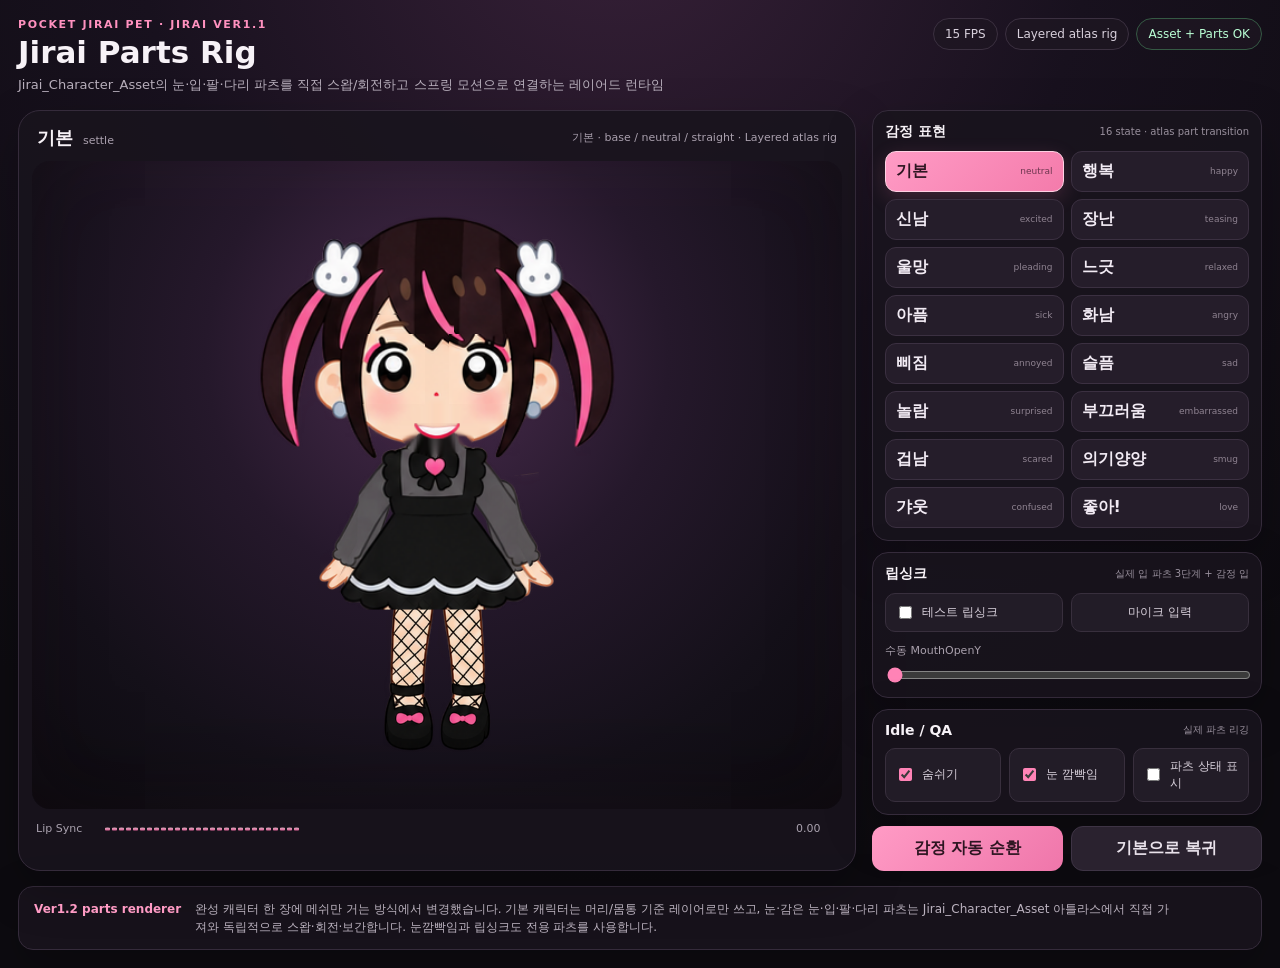
<file: Jirai_Ver1.1/index.html>
<!doctype html>
<html lang="ko">
<head><meta charset="utf-8"><meta name="viewport" content="width=device-width,initial-scale=1,viewport-fit=cover"><meta name="theme-color" content="#120f18"><title>Pocket Jirai Pet · Jirai Ver1.1 Parts Rig</title><link rel="stylesheet" href="styles.css"></head>
<body><main class="app-shell"><header class="topbar"><div><div class="eyebrow">POCKET JIRAI PET · JIRAI VER1.1</div><h1>Jirai Parts Rig</h1><p>Jirai_Character_Asset의 눈·입·팔·다리 파츠를 직접 스왑/회전하고 스프링 모션으로 연결하는 레이어드 런타임</p></div><div class="chips"><span id="fpsChip">-- FPS</span><span id="rendererChip">Renderer --</span><span id="assetChip">Asset loading</span></div></header>
<section class="workspace"><section class="stage-card"><div class="stage-head"><div><strong id="emotionLabel">기본</strong><span id="motionLabel">settle</span></div><small id="statusText">로딩 중</small></div><div id="stageWrap" class="stage-wrap"><canvas id="rigCanvas" aria-label="Jirai character"></canvas><canvas id="fxCanvas" aria-hidden="true"></canvas><div class="stage-vignette"></div></div><div class="mouth-meter"><span>Lip Sync</span><div id="wave" class="wave"></div><output id="mouthValue">0.00</output></div></section>
<aside class="controls"><section class="panel emotion-panel"><div class="section-title"><strong>감정 표현</strong><span>16 state · atlas part transition</span></div><div id="emotionGrid" class="emotion-grid"></div></section><section class="panel"><div class="section-title"><strong>립싱크</strong><span>실제 입 파츠 3단계 + 감정 입</span></div><div class="toggle-grid"><label><input id="lipTest" type="checkbox"> 테스트 립싱크</label><button id="micBtn" type="button" class="mini">마이크 입력</button></div><label class="range-row"><span>수동 MouthOpenY</span><input id="mouthSlider" type="range" min="0" max="1" step="0.01" value="0"></label></section><section class="panel"><div class="section-title"><strong>Idle / QA</strong><span>실제 파츠 리깅</span></div><div class="toggle-grid checks"><label><input id="breathToggle" type="checkbox" checked> 숨쉬기</label><label><input id="blinkToggle" type="checkbox" checked> 눈 깜빡임</label><label><input id="meshToggle" type="checkbox"> 파츠 상태 표시</label></div></section><section class="actions"><button id="autoCycleBtn" type="button">감정 자동 순환</button><button id="neutralBtn" type="button" class="secondary">기본으로 복귀</button></section></aside></section>
<section class="tech-note"><strong>Ver1.2 parts renderer</strong><span>완성 캐릭터 한 장에 메쉬만 거는 방식에서 변경했습니다. 기본 캐릭터는 머리/몸통 기준 레이어로만 쓰고, 눈·감은 눈·입·팔·다리 파츠는 Jirai_Character_Asset 아틀라스에서 직접 가져와 독립적으로 스왑·회전·보간합니다. 눈깜빡임과 립싱크도 전용 파츠를 사용합니다.</span></section></main><script src="src/rig-engine.js"></script><script src="src/app.js"></script></body></html>
</file>
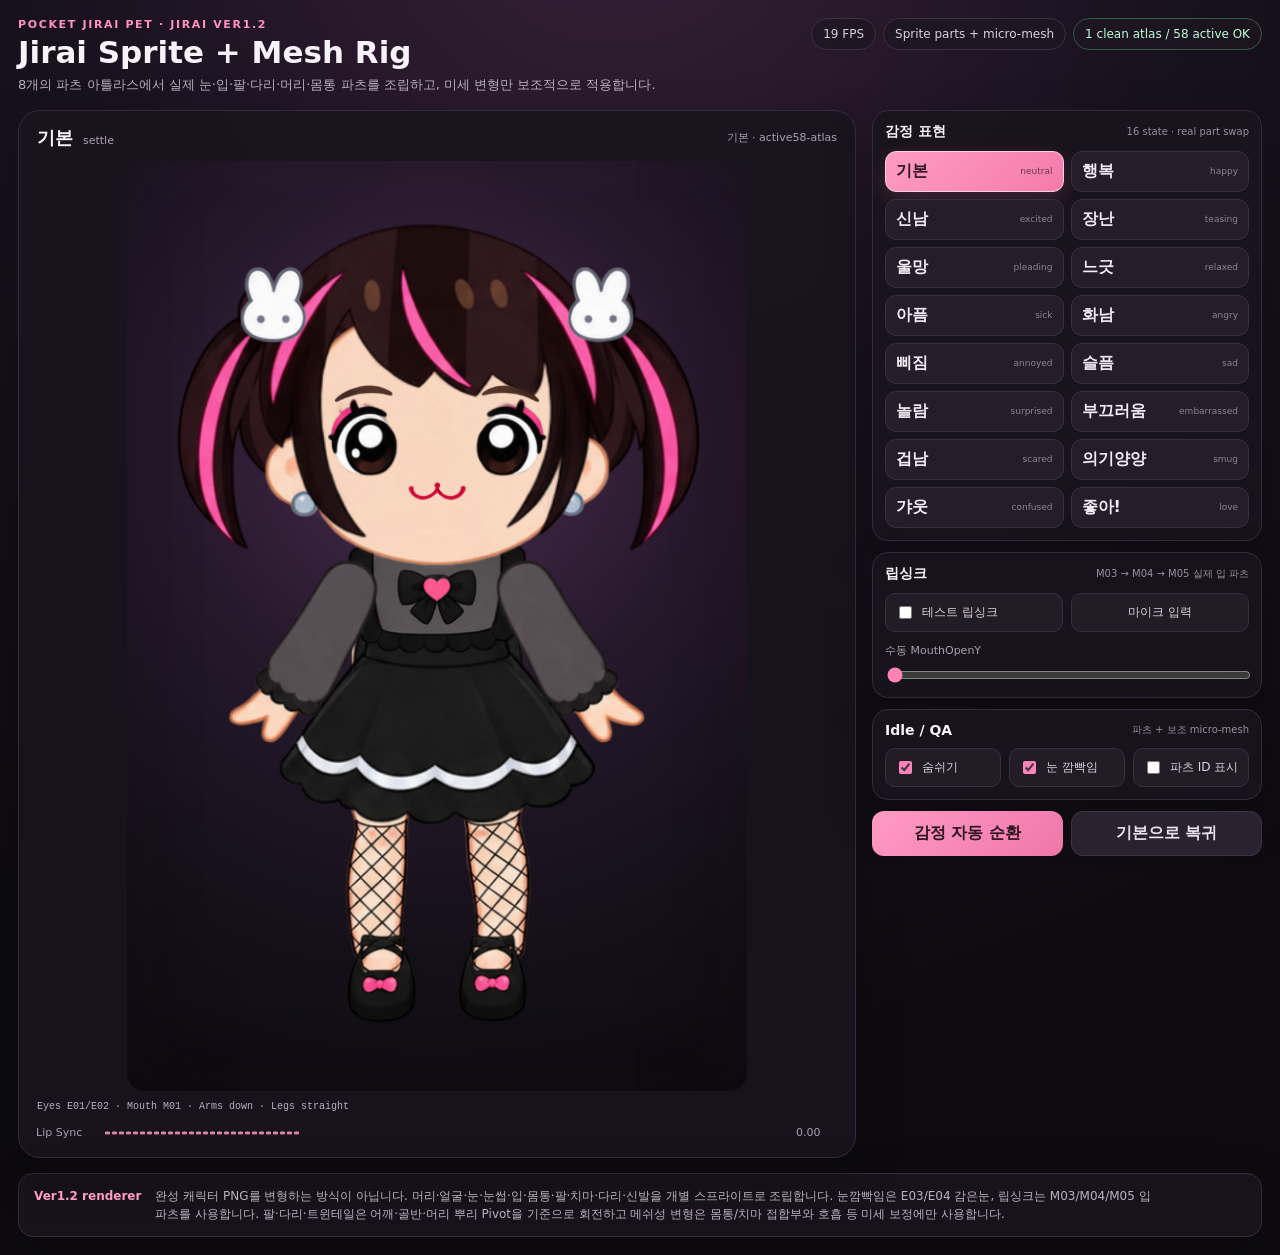
<file: Jirai_Ver1.2/index.html>
<!doctype html>
<html lang="ko">
<head>
<meta charset="utf-8">
<meta name="viewport" content="width=device-width,initial-scale=1,viewport-fit=cover">
<meta name="theme-color" content="#120f18">
<title>Pocket Jirai Pet · Jirai Ver1.2 Parts Rig</title>
<link rel="stylesheet" href="styles.css">
</head>
<body>
<main class="app-shell">
<header class="topbar">
  <div><div class="eyebrow">POCKET JIRAI PET · JIRAI VER1.2</div><h1>Jirai Sprite + Mesh Rig</h1><p>8개의 파츠 아틀라스에서 실제 눈·입·팔·다리·머리·몸통 파츠를 조립하고, 미세 변형만 보조적으로 적용합니다.</p></div>
  <div class="chips"><span id="fpsChip">-- FPS</span><span id="rendererChip">Renderer --</span><span id="assetChip">Asset loading</span></div>
</header>
<section class="workspace">
  <section class="stage-card">
    <div class="stage-head"><div><strong id="emotionLabel">기본</strong><span id="motionLabel">settle</span></div><small id="statusText">로딩 중</small></div>
    <div id="stageWrap" class="stage-wrap"><canvas id="rigCanvas" aria-label="Jirai character"></canvas><canvas id="fxCanvas" aria-hidden="true"></canvas><div class="stage-vignette"></div></div>
    <div class="parts-now" id="partsNow">Eyes - · Mouth - · Arms - · Legs -</div>
    <div class="mouth-meter"><span>Lip Sync</span><div id="wave" class="wave"></div><output id="mouthValue">0.00</output></div>
  </section>
  <aside class="controls">
    <section class="panel emotion-panel"><div class="section-title"><strong>감정 표현</strong><span>16 state · real part swap</span></div><div id="emotionGrid" class="emotion-grid"></div></section>
    <section class="panel"><div class="section-title"><strong>립싱크</strong><span>M03 → M04 → M05 실제 입 파츠</span></div><div class="toggle-grid"><label><input id="lipTest" type="checkbox"> 테스트 립싱크</label><button id="micBtn" type="button" class="mini">마이크 입력</button></div><label class="range-row"><span>수동 MouthOpenY</span><input id="mouthSlider" type="range" min="0" max="1" step="0.01" value="0"></label></section>
    <section class="panel"><div class="section-title"><strong>Idle / QA</strong><span>파츠 + 보조 micro-mesh</span></div><div class="toggle-grid checks"><label><input id="breathToggle" type="checkbox" checked> 숨쉬기</label><label><input id="blinkToggle" type="checkbox" checked> 눈 깜빡임</label><label><input id="meshToggle" type="checkbox"> 파츠 ID 표시</label></div></section>
    <section class="actions"><button id="autoCycleBtn" type="button">감정 자동 순환</button><button id="neutralBtn" type="button" class="secondary">기본으로 복귀</button></section>
  </aside>
</section>
<section class="tech-note"><strong>Ver1.2 renderer</strong><span>완성 캐릭터 PNG를 변형하는 방식이 아닙니다. 머리·얼굴·눈·눈썹·입·몸통·팔·치마·다리·신발을 개별 스프라이트로 조립합니다. 눈깜빡임은 E03/E04 감은눈, 립싱크는 M03/M04/M05 입 파츠를 사용합니다. 팔·다리·트윈테일은 어깨·골반·머리 뿌리 Pivot을 기준으로 회전하고 메쉬성 변형은 몸통/치마 접합부와 호흡 등 미세 보정에만 사용합니다.</span></section>
</main>
<script src="src/rig-engine.js"></script>
<script src="src/part-cleanup.js"></script>
<script src="src/pivot-motion.js"></script>
<script src="src/app.js"></script>
</body></html>
</file>
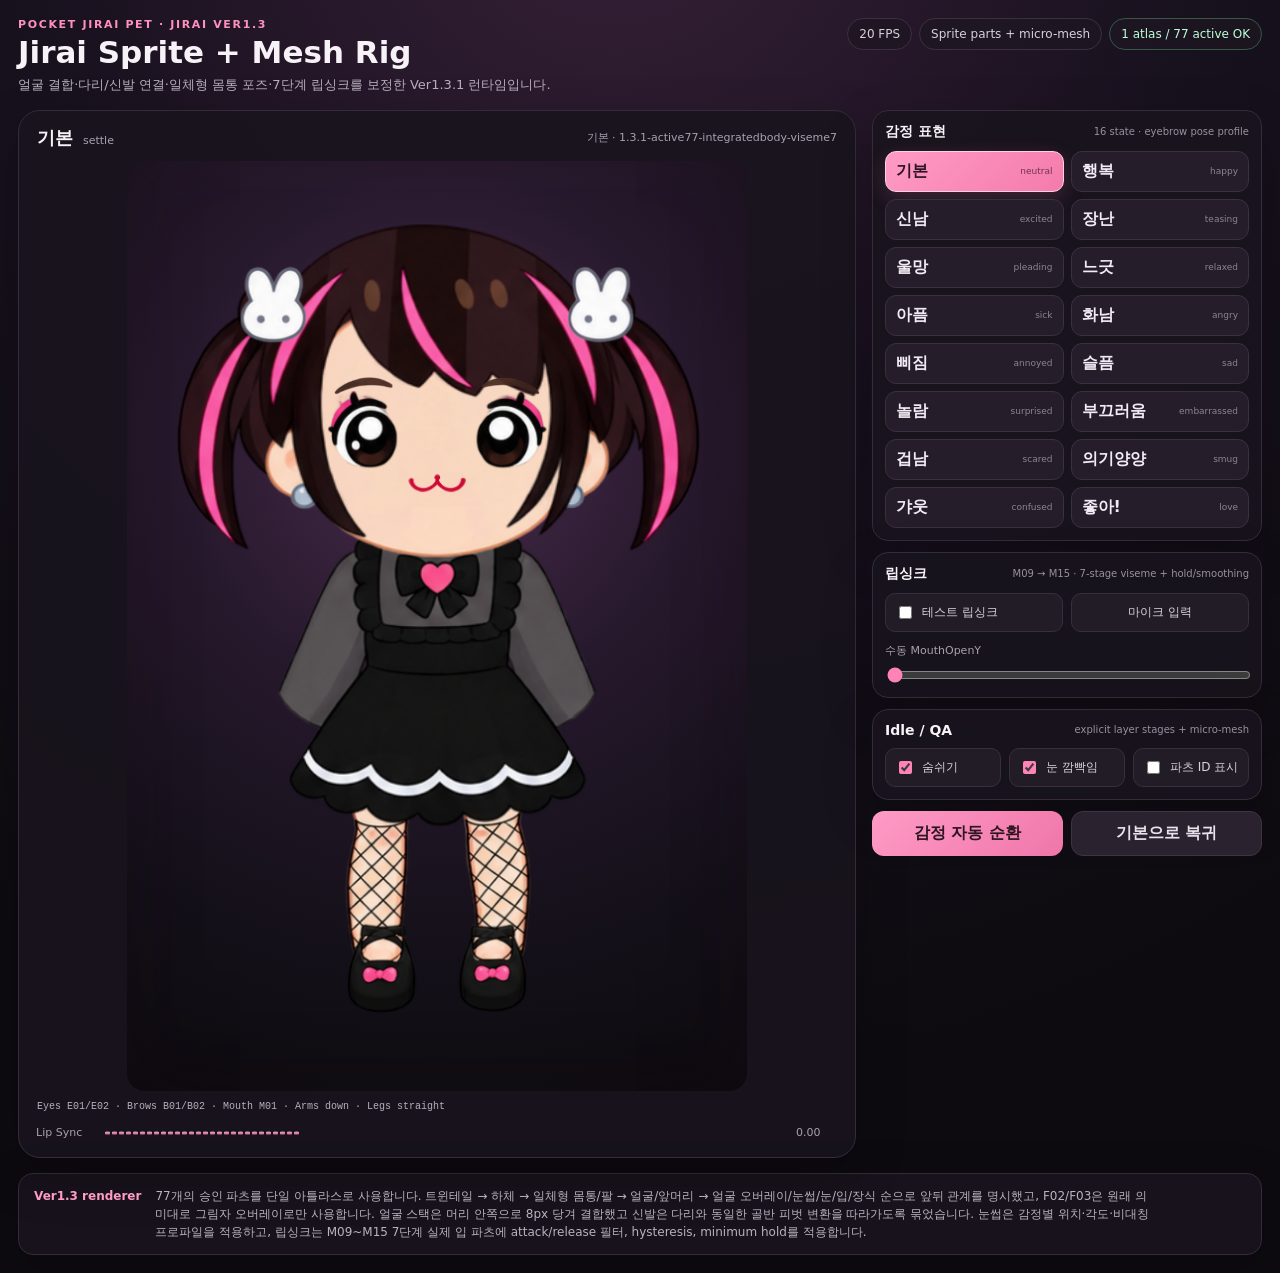
<file: Jirai_Ver1.3/index.html>
<!doctype html>
<html lang="ko">
<head>
<meta charset="utf-8">
<meta name="viewport" content="width=device-width,initial-scale=1,viewport-fit=cover">
<meta name="theme-color" content="#120f18">
<title>Pocket Jirai Pet · Jirai Ver1.3 Parts Rig</title>
<link rel="stylesheet" href="styles.css">
</head>
<body>
<main class="app-shell">
<header class="topbar">
  <div><div class="eyebrow">POCKET JIRAI PET · JIRAI VER1.3</div><h1>Jirai Sprite + Mesh Rig</h1><p>얼굴 결합·다리/신발 연결·일체형 몸통 포즈·7단계 립싱크를 보정한 Ver1.3.1 런타임입니다.</p></div>
  <div class="chips"><span id="fpsChip">-- FPS</span><span id="rendererChip">Renderer --</span><span id="assetChip">Asset loading</span></div>
</header>
<section class="workspace">
  <section class="stage-card">
    <div class="stage-head"><div><strong id="emotionLabel">기본</strong><span id="motionLabel">settle</span></div><small id="statusText">로딩 중</small></div>
    <div id="stageWrap" class="stage-wrap"><canvas id="rigCanvas" aria-label="Jirai character"></canvas><canvas id="fxCanvas" aria-hidden="true"></canvas><div class="stage-vignette"></div></div>
    <div class="parts-now" id="partsNow">Eyes - · Brows - · Mouth - · Arms - · Legs -</div>
    <div class="mouth-meter"><span>Lip Sync</span><div id="wave" class="wave"></div><output id="mouthValue">0.00</output></div>
  </section>
  <aside class="controls">
    <section class="panel emotion-panel"><div class="section-title"><strong>감정 표현</strong><span>16 state · eyebrow pose profile</span></div><div id="emotionGrid" class="emotion-grid"></div></section>
    <section class="panel"><div class="section-title"><strong>립싱크</strong><span>M09 → M15 · 7-stage viseme + hold/smoothing</span></div><div class="toggle-grid"><label><input id="lipTest" type="checkbox"> 테스트 립싱크</label><button id="micBtn" type="button" class="mini">마이크 입력</button></div><label class="range-row"><span>수동 MouthOpenY</span><input id="mouthSlider" type="range" min="0" max="1" step="0.01" value="0"></label></section>
    <section class="panel"><div class="section-title"><strong>Idle / QA</strong><span>explicit layer stages + micro-mesh</span></div><div class="toggle-grid checks"><label><input id="breathToggle" type="checkbox" checked> 숨쉬기</label><label><input id="blinkToggle" type="checkbox" checked> 눈 깜빡임</label><label><input id="meshToggle" type="checkbox"> 파츠 ID 표시</label></div></section>
    <section class="actions"><button id="autoCycleBtn" type="button">감정 자동 순환</button><button id="neutralBtn" type="button" class="secondary">기본으로 복귀</button></section>
  </aside>
</section>
<section class="tech-note"><strong>Ver1.3 renderer</strong><span>77개의 승인 파츠를 단일 아틀라스로 사용합니다. 트윈테일 → 하체 → 일체형 몸통/팔 → 얼굴/앞머리 → 얼굴 오버레이/눈썹/눈/입/장식 순으로 앞뒤 관계를 명시했고, F02/F03은 원래 의미대로 그림자 오버레이로만 사용합니다. 얼굴 스택은 머리 안쪽으로 8px 당겨 결합했고 신발은 다리와 동일한 골반 피벗 변환을 따라가도록 묶었습니다. 눈썹은 감정별 위치·각도·비대칭 프로파일을 적용하고, 립싱크는 M09~M15 7단계 실제 입 파츠에 attack/release 필터, hysteresis, minimum hold를 적용합니다.</span></section>
</main>
<script src="src/rig-engine.js"></script>
<script src="src/part-cleanup.js"></script>
<script src="src/pivot-motion.js"></script>
<script src="src/v13-runtime.js"></script>
<script src="src/v13-motion-corrections.js"></script>
<script src="src/app.js"></script>
</body></html>
</file>
<file: Jirai_Ver1.1/styles.css>
*{box-sizing:border-box}html,body{margin:0;min-height:100%;background:#100d14;color:#f7f2f7;font-family:Inter,Pretendard,system-ui,-apple-system,"Segoe UI",sans-serif}button,input{font:inherit}body{background:radial-gradient(circle at 48% -10%,#372038 0,#18111e 38%,#0d0b10 78%)}.app-shell{width:min(1280px,100%);margin:auto;padding:18px}.topbar{display:flex;align-items:flex-start;justify-content:space-between;gap:20px;margin-bottom:16px}.eyebrow{font-size:11px;letter-spacing:.15em;font-weight:900;color:#ff91bf}.topbar h1{margin:5px 0 2px;font-size:31px;line-height:1.05}.topbar p{margin:7px 0 0;color:#b9b0bd;font-size:13px}.chips{display:flex;flex-wrap:wrap;justify-content:flex-end;gap:7px}.chips span{border:1px solid #3b3040;background:rgba(30,23,34,.78);border-radius:999px;padding:8px 11px;font-size:12px;color:#d8d0dc}.chips .ok{color:#baffd5;border-color:#355944}.workspace{display:grid;grid-template-columns:minmax(0,1fr) 390px;gap:16px}.stage-card,.panel,.tech-note{background:rgba(25,20,29,.88);border:1px solid #352b3b;box-shadow:0 18px 50px rgba(0,0,0,.22)}.stage-card{padding:13px;border-radius:22px}.stage-head{display:flex;justify-content:space-between;align-items:center;padding:2px 5px 11px}.stage-head>div{display:flex;align-items:baseline;gap:10px}.stage-head strong{font-size:18px}.stage-head span,.stage-head small{font-size:11px;color:#aaa0ae}.stage-wrap{position:relative;aspect-ratio:1/1;width:100%;max-height:72vh;margin:auto;overflow:hidden;border-radius:18px;background:radial-gradient(circle at 50% 30%,#4a2c4e 0,#25182b 38%,#141019 72%,#0d0b10 100%)}.stage-wrap canvas{position:absolute;inset:0;width:100%;height:100%;display:block}.stage-vignette{position:absolute;inset:0;pointer-events:none;box-shadow:inset 0 -40px 80px rgba(0,0,0,.2),inset 0 0 80px rgba(255,119,180,.03)}.mouth-meter{display:grid;grid-template-columns:60px 1fr 42px;align-items:center;gap:9px;padding:10px 4px 1px;font-size:11px;color:#aaa2af}.wave{height:20px;display:flex;align-items:center;gap:2px;overflow:hidden}.wave i{display:block;flex:1;max-width:5px;height:14px;border-radius:6px;background:linear-gradient(#ffc1da,#ff72ad);transform-origin:center;transform:scaleY(.2);transition:transform 40ms linear;opacity:.85}.controls{display:flex;flex-direction:column;gap:11px}.panel{border-radius:16px;padding:12px}.section-title{display:flex;justify-content:space-between;align-items:center;gap:8px;margin-bottom:10px}.section-title strong{font-size:14px}.section-title span{font-size:10px;color:#99909d}.emotion-grid{display:grid;grid-template-columns:repeat(2,minmax(0,1fr));gap:7px}.emotion-grid button{display:flex;justify-content:space-between;align-items:center;gap:7px;border:1px solid #3b3041;background:#251d2a;color:#f2ebf4;border-radius:11px;padding:9px 10px;cursor:pointer;transition:transform 140ms ease,background 180ms ease,border-color 180ms ease}.emotion-grid button:hover{transform:translateY(-1px);border-color:#6a4260}.emotion-grid button span{font-weight:750}.emotion-grid button small{font-size:9px;color:#8f8391}.emotion-grid button.active{background:linear-gradient(135deg,#ff9bc5,#f47bab);color:#2e1622;border-color:#ffd0e3;box-shadow:0 6px 20px rgba(244,123,171,.18)}.emotion-grid button.active small{color:#6d364f}.toggle-grid{display:grid;grid-template-columns:1fr 1fr;gap:8px}.toggle-grid label,.mini{border:1px solid #382f3d;background:#221c27;border-radius:10px;padding:9px;color:#d9d1dc;font-size:12px}.toggle-grid label{display:flex;align-items:center;gap:7px}.toggle-grid input,.range-row input{accent-color:#ff83b6}.mini{cursor:pointer}.mini.active{background:#5f2945;border-color:#a44a75;color:#ffd8e8}.checks{grid-template-columns:repeat(3,1fr)}.range-row{display:grid;gap:7px;margin-top:11px;font-size:11px;color:#aaa1ad}.range-row input{width:100%}.actions{display:grid;grid-template-columns:1fr 1fr;gap:8px}.actions button{border:0;border-radius:12px;padding:11px 10px;font-weight:850;cursor:pointer;background:linear-gradient(135deg,#ff9bc5,#ef76aa);color:#2d1521}.actions .secondary{background:#2a222f;color:#e9e2eb;border:1px solid #3e3445}.tech-note{margin-top:15px;border-radius:15px;padding:13px 15px;display:flex;gap:14px;font-size:12px;line-height:1.5;color:#bbb2bf}.tech-note strong{color:#ff9bc5;white-space:nowrap}.tech-note span{max-width:980px}@media(max-width:980px){.workspace{grid-template-columns:1fr}.controls{display:grid;grid-template-columns:1fr 1fr}.emotion-panel{grid-row:span 2}.actions{align-self:start}.stage-wrap{max-height:none}.topbar{flex-direction:column}.chips{justify-content:flex-start}}@media(max-width:640px){.app-shell{padding:9px}.topbar{margin:4px 4px 10px}.topbar h1{font-size:24px}.topbar p{font-size:11px}.workspace{gap:9px}.stage-card{padding:8px;border-radius:16px}.stage-wrap{border-radius:13px}.controls{display:flex}.emotion-grid{grid-template-columns:repeat(2,1fr)}.emotion-grid button{padding:9px 8px}.checks{grid-template-columns:repeat(3,1fr)}.tech-note{flex-direction:column;margin-top:9px}.chips span{padding:6px 8px;font-size:10px}}
</file>
<file: Jirai_Ver1.2/styles.css>
*{box-sizing:border-box}html,body{margin:0;min-height:100%;background:#100d14;color:#f7f2f7;font-family:Inter,Pretendard,system-ui,-apple-system,"Segoe UI",sans-serif}button,input{font:inherit}body{background:radial-gradient(circle at 48% -10%,#372038 0,#18111e 38%,#0d0b10 78%)}.app-shell{width:min(1320px,100%);margin:auto;padding:18px}.topbar{display:flex;align-items:flex-start;justify-content:space-between;gap:20px;margin-bottom:16px}.eyebrow{font-size:11px;letter-spacing:.15em;font-weight:900;color:#ff91bf}.topbar h1{margin:5px 0 2px;font-size:31px;line-height:1.05}.topbar p{margin:7px 0 0;color:#b9b0bd;font-size:13px}.chips{display:flex;flex-wrap:wrap;justify-content:flex-end;gap:7px}.chips span{border:1px solid #3b3040;background:rgba(30,23,34,.78);border-radius:999px;padding:8px 11px;font-size:12px;color:#d8d0dc}.chips .ok{color:#baffd5;border-color:#355944}.workspace{display:grid;grid-template-columns:minmax(480px,1fr) 390px;gap:16px;align-items:start}.stage-card,.panel,.tech-note{background:rgba(25,20,29,.88);border:1px solid #352b3b;box-shadow:0 18px 50px rgba(0,0,0,.22)}.stage-card{padding:13px;border-radius:22px}.stage-head{display:flex;justify-content:space-between;align-items:center;padding:2px 5px 11px}.stage-head>div{display:flex;align-items:baseline;gap:10px}.stage-head strong{font-size:18px}.stage-head span,.stage-head small{font-size:11px;color:#aaa0ae}.stage-wrap{position:relative;aspect-ratio:2/3;width:min(100%,620px);margin:auto;overflow:hidden;border-radius:18px;background:radial-gradient(circle at 50% 30%,#4a2c4e 0,#25182b 38%,#141019 72%,#0d0b10 100%)}.stage-wrap canvas{position:absolute;inset:0;width:100%;height:100%;display:block;transform:scale(.96);transform-origin:50% 50%}.stage-vignette{position:absolute;inset:0;pointer-events:none;box-shadow:inset 0 -40px 80px rgba(0,0,0,.2),inset 0 0 80px rgba(255,119,180,.03)}.parts-now{padding:9px 5px 1px;font:10px/1.4 ui-monospace,SFMono-Regular,Consolas,monospace;color:#b9afbe;white-space:normal}.mouth-meter{display:grid;grid-template-columns:60px 1fr 42px;align-items:center;gap:9px;padding:8px 4px 1px;font-size:11px;color:#aaa2af}.wave{height:20px;display:flex;align-items:center;gap:2px;overflow:hidden}.wave i{display:block;flex:1;max-width:5px;height:14px;border-radius:6px;background:linear-gradient(#ffc1da,#ff72ad);transform-origin:center;transform:scaleY(.2);transition:transform 40ms linear;opacity:.85}.controls{display:flex;flex-direction:column;gap:11px}.panel{border-radius:16px;padding:12px}.section-title{display:flex;justify-content:space-between;align-items:center;gap:8px;margin-bottom:10px}.section-title strong{font-size:14px}.section-title span{font-size:10px;color:#99909d}.emotion-grid{display:grid;grid-template-columns:repeat(2,minmax(0,1fr));gap:7px}.emotion-grid button{display:flex;justify-content:space-between;align-items:center;gap:7px;border:1px solid #3b3041;background:#251d2a;color:#f2ebf4;border-radius:11px;padding:9px 10px;cursor:pointer;transition:transform 140ms ease,background 180ms ease,border-color 180ms ease}.emotion-grid button:hover{transform:translateY(-1px);border-color:#6a4260}.emotion-grid button span{font-weight:750}.emotion-grid button small{font-size:9px;color:#8f8391}.emotion-grid button.active{background:linear-gradient(135deg,#ff9bc5,#f47bab);color:#2e1622;border-color:#ffd0e3;box-shadow:0 6px 20px rgba(244,123,171,.18)}.emotion-grid button.active small{color:#6d364f}.toggle-grid{display:grid;grid-template-columns:1fr 1fr;gap:8px}.toggle-grid label,.mini{border:1px solid #382f3d;background:#221c27;border-radius:10px;padding:9px;color:#d9d1dc;font-size:12px}.toggle-grid label{display:flex;align-items:center;gap:7px}.toggle-grid input,.range-row input{accent-color:#ff83b6}.mini{cursor:pointer}.mini.active{background:#5f2945;border-color:#a44a75;color:#ffd8e8}.checks{grid-template-columns:repeat(3,1fr)}.range-row{display:grid;gap:7px;margin-top:11px;font-size:11px;color:#aaa1ad}.range-row input{width:100%}.actions{display:grid;grid-template-columns:1fr 1fr;gap:8px}.actions button{border:0;border-radius:12px;padding:11px 10px;font-weight:850;cursor:pointer;background:linear-gradient(135deg,#ff9bc5,#ef76aa);color:#2d1521}.actions .secondary{background:#2a222f;color:#e9e2eb;border:1px solid #3e3445}.tech-note{margin-top:15px;border-radius:15px;padding:13px 15px;display:flex;gap:14px;font-size:12px;line-height:1.5;color:#bbb2bf}.tech-note strong{color:#ff9bc5;white-space:nowrap}.tech-note span{max-width:1000px}@media(max-width:980px){.workspace{grid-template-columns:1fr}.controls{display:grid;grid-template-columns:1fr 1fr}.emotion-panel{grid-row:span 2}.actions{align-self:start}.topbar{flex-direction:column}.chips{justify-content:flex-start}}@media(max-width:640px){.app-shell{padding:9px}.topbar{margin:4px 4px 10px}.topbar h1{font-size:24px}.topbar p{font-size:11px}.workspace{gap:9px}.stage-card{padding:8px;border-radius:16px}.stage-wrap{border-radius:13px}.controls{display:flex}.emotion-grid{grid-template-columns:repeat(2,1fr)}.emotion-grid button{padding:9px 8px}.checks{grid-template-columns:repeat(3,1fr)}.tech-note{flex-direction:column;margin-top:9px}.chips span{padding:6px 8px;font-size:10px}}
</file>
<file: Jirai_Ver1.3/styles.css>
*{box-sizing:border-box}html,body{margin:0;min-height:100%;background:#100d14;color:#f7f2f7;font-family:Inter,Pretendard,system-ui,-apple-system,"Segoe UI",sans-serif}button,input{font:inherit}body{background:radial-gradient(circle at 48% -10%,#372038 0,#18111e 38%,#0d0b10 78%)}.app-shell{width:min(1320px,100%);margin:auto;padding:18px}.topbar{display:flex;align-items:flex-start;justify-content:space-between;gap:20px;margin-bottom:16px}.eyebrow{font-size:11px;letter-spacing:.15em;font-weight:900;color:#ff91bf}.topbar h1{margin:5px 0 2px;font-size:31px;line-height:1.05}.topbar p{margin:7px 0 0;color:#b9b0bd;font-size:13px}.chips{display:flex;flex-wrap:wrap;justify-content:flex-end;gap:7px}.chips span{border:1px solid #3b3040;background:rgba(30,23,34,.78);border-radius:999px;padding:8px 11px;font-size:12px;color:#d8d0dc}.chips .ok{color:#baffd5;border-color:#355944}.workspace{display:grid;grid-template-columns:minmax(480px,1fr) 390px;gap:16px;align-items:start}.stage-card,.panel,.tech-note{background:rgba(25,20,29,.88);border:1px solid #352b3b;box-shadow:0 18px 50px rgba(0,0,0,.22)}.stage-card{padding:13px;border-radius:22px}.stage-head{display:flex;justify-content:space-between;align-items:center;padding:2px 5px 11px}.stage-head>div{display:flex;align-items:baseline;gap:10px}.stage-head strong{font-size:18px}.stage-head span,.stage-head small{font-size:11px;color:#aaa0ae}.stage-wrap{position:relative;aspect-ratio:2/3;width:min(100%,620px);margin:auto;overflow:hidden;border-radius:18px;background:radial-gradient(circle at 50% 30%,#4a2c4e 0,#25182b 38%,#141019 72%,#0d0b10 100%)}.stage-wrap canvas{position:absolute;inset:0;width:100%;height:100%;display:block;transform:scale(.96);transform-origin:50% 50%}.stage-vignette{position:absolute;inset:0;pointer-events:none;box-shadow:inset 0 -40px 80px rgba(0,0,0,.2),inset 0 0 80px rgba(255,119,180,.03)}.parts-now{padding:9px 5px 1px;font:10px/1.4 ui-monospace,SFMono-Regular,Consolas,monospace;color:#b9afbe;white-space:normal}.mouth-meter{display:grid;grid-template-columns:60px 1fr 42px;align-items:center;gap:9px;padding:8px 4px 1px;font-size:11px;color:#aaa2af}.wave{height:20px;display:flex;align-items:center;gap:2px;overflow:hidden}.wave i{display:block;flex:1;max-width:5px;height:14px;border-radius:6px;background:linear-gradient(#ffc1da,#ff72ad);transform-origin:center;transform:scaleY(.2);transition:transform 40ms linear;opacity:.85}.controls{display:flex;flex-direction:column;gap:11px}.panel{border-radius:16px;padding:12px}.section-title{display:flex;justify-content:space-between;align-items:center;gap:8px;margin-bottom:10px}.section-title strong{font-size:14px}.section-title span{font-size:10px;color:#99909d}.emotion-grid{display:grid;grid-template-columns:repeat(2,minmax(0,1fr));gap:7px}.emotion-grid button{display:flex;justify-content:space-between;align-items:center;gap:7px;border:1px solid #3b3041;background:#251d2a;color:#f2ebf4;border-radius:11px;padding:9px 10px;cursor:pointer;transition:transform 140ms ease,background 180ms ease,border-color 180ms ease}.emotion-grid button:hover{transform:translateY(-1px);border-color:#6a4260}.emotion-grid button span{font-weight:750}.emotion-grid button small{font-size:9px;color:#8f8391}.emotion-grid button.active{background:linear-gradient(135deg,#ff9bc5,#f47bab);color:#2e1622;border-color:#ffd0e3;box-shadow:0 6px 20px rgba(244,123,171,.18)}.emotion-grid button.active small{color:#6d364f}.toggle-grid{display:grid;grid-template-columns:1fr 1fr;gap:8px}.toggle-grid label,.mini{border:1px solid #382f3d;background:#221c27;border-radius:10px;padding:9px;color:#d9d1dc;font-size:12px}.toggle-grid label{display:flex;align-items:center;gap:7px}.toggle-grid input,.range-row input{accent-color:#ff83b6}.mini{cursor:pointer}.mini.active{background:#5f2945;border-color:#a44a75;color:#ffd8e8}.checks{grid-template-columns:repeat(3,1fr)}.range-row{display:grid;gap:7px;margin-top:11px;font-size:11px;color:#aaa1ad}.range-row input{width:100%}.actions{display:grid;grid-template-columns:1fr 1fr;gap:8px}.actions button{border:0;border-radius:12px;padding:11px 10px;font-weight:850;cursor:pointer;background:linear-gradient(135deg,#ff9bc5,#ef76aa);color:#2d1521}.actions .secondary{background:#2a222f;color:#e9e2eb;border:1px solid #3e3445}.tech-note{margin-top:15px;border-radius:15px;padding:13px 15px;display:flex;gap:14px;font-size:12px;line-height:1.5;color:#bbb2bf}.tech-note strong{color:#ff9bc5;white-space:nowrap}.tech-note span{max-width:1000px}@media(max-width:980px){.workspace{grid-template-columns:1fr}.controls{display:grid;grid-template-columns:1fr 1fr}.emotion-panel{grid-row:span 2}.actions{align-self:start}.topbar{flex-direction:column}.chips{justify-content:flex-start}}@media(max-width:640px){.app-shell{padding:9px}.topbar{margin:4px 4px 10px}.topbar h1{font-size:24px}.topbar p{font-size:11px}.workspace{gap:9px}.stage-card{padding:8px;border-radius:16px}.stage-wrap{border-radius:13px}.controls{display:flex}.emotion-grid{grid-template-columns:repeat(2,1fr)}.emotion-grid button{padding:9px 8px}.checks{grid-template-columns:repeat(3,1fr)}.tech-note{flex-direction:column;margin-top:9px}.chips span{padding:6px 8px;font-size:10px}}
</file>
